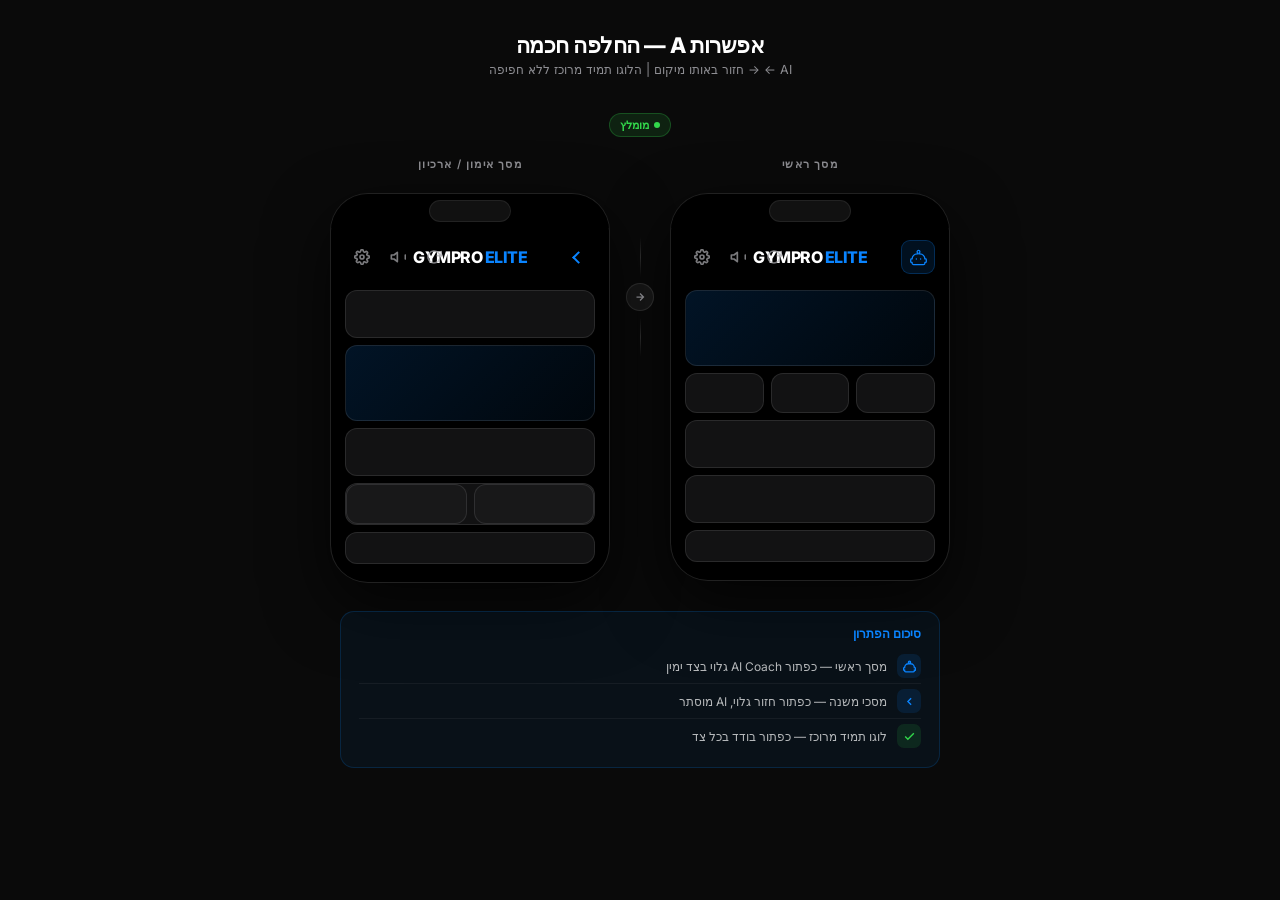
<file: mockup-header.html>
<!DOCTYPE html>
<html lang="he" dir="rtl">
<head>
<meta charset="UTF-8">
<meta name="viewport" content="width=device-width, initial-scale=1.0">
<title>GymPro — Header Mockup</title>
<style>
  @import url('https://fonts.googleapis.com/css2?family=Inter:wght@400;600;700;800&display=swap');
  :root {
    --accent: #0A84FF;
    --success: #32D74B;
    --border: rgba(255,255,255,0.10);
    --card: rgba(28,28,30,0.65);
    --dim: #8E8E93;
  }
  * { box-sizing: border-box; margin: 0; padding: 0; }
  body {
    background: #0a0a0a;
    color: #fff;
    font-family: 'Inter', -apple-system, sans-serif;
    min-height: 100vh;
    display: flex;
    flex-direction: column;
    align-items: center;
    padding: 32px 16px 48px;
  }

  /* ── Page header ── */
  .page-title {
    font-size: 1.35em;
    font-weight: 800;
    margin-bottom: 4px;
    letter-spacing: -0.5px;
  }
  .page-sub {
    font-size: 0.78em;
    color: var(--dim);
    margin-bottom: 36px;
  }

  /* ── Section ── */
  .section-label {
    font-size: 0.7em;
    font-weight: 600;
    text-transform: uppercase;
    letter-spacing: 1.2px;
    color: var(--dim);
    margin-bottom: 14px;
    text-align: center;
  }

  /* ── Phone ── */
  .phone-wrap {
    display: flex;
    flex-direction: column;
    align-items: center;
    gap: 6px;
  }
  .phone {
    width: 280px;
    background: #000;
    border-radius: 38px;
    border: 1.5px solid rgba(255,255,255,0.13);
    overflow: hidden;
    box-shadow: 0 24px 64px rgba(0,0,0,0.7), inset 0 1px 0 rgba(255,255,255,0.08);
  }
  .phone-notch {
    background: #000;
    height: 34px;
    display: flex;
    align-items: center;
    justify-content: center;
  }
  .notch-pill {
    width: 82px; height: 22px;
    background: #111;
    border-radius: 20px;
    border: 1px solid rgba(255,255,255,0.07);
  }
  .phone-screen { padding: 10px 14px 18px; }

  /* ── App Header ── */
  .app-header {
    display: flex;
    justify-content: space-between;
    align-items: center;
    position: relative;
    margin-bottom: 14px;
    height: 38px;
  }
  .brand-logo {
    font-weight: 800;
    font-size: 1em;
    letter-spacing: -0.5px;
    position: absolute;
    left: 50%;
    transform: translateX(-50%);
    white-space: nowrap;
  }
  .brand-logo span { color: var(--accent); }
  .left-slot, .right-slot {
    display: flex;
    align-items: center;
    gap: 2px;
    z-index: 1;
  }
  .btn {
    background: none;
    border: none;
    cursor: pointer;
    padding: 7px;
    display: flex;
    align-items: center;
    justify-content: center;
    border-radius: 9px;
    color: rgba(174,174,178,0.7);
    width: 34px;
    height: 34px;
  }
  .btn-ai {
    color: var(--accent);
    background: rgba(10,132,255,0.12);
    border: 1px solid rgba(10,132,255,0.25) !important;
  }
  .btn-back { color: var(--accent); }
  .chevron {
    width: 9px; height: 9px;
    border-right: 2px solid var(--accent);
    border-bottom: 2px solid var(--accent);
    transform: rotate(135deg);
    display: block;
    margin-top: 1px;
  }

  /* ── Placeholder content ── */
  .screen-content { display: flex; flex-direction: column; gap: 7px; }
  .ph {
    background: var(--card);
    border: 1px solid var(--border);
    border-radius: 12px;
  }
  .ph-hero { height: 76px; background: linear-gradient(135deg, rgba(10,132,255,0.15), rgba(10,132,255,0.05)); }
  .ph-card { height: 48px; }
  .ph-sm   { height: 32px; }
  .ph-row  { display: flex; gap: 7px; }
  .ph-row .ph { flex: 1; height: 40px; }

  /* ── Arrow between phones ── */
  .arrow-wrap {
    display: flex;
    align-items: center;
    justify-content: center;
    gap: 12px;
    margin: 4px 0;
  }
  .arrow-label {
    font-size: 0.7em;
    color: var(--dim);
    text-align: center;
  }
  .arrow {
    width: 32px; height: 32px;
    background: rgba(255,255,255,0.05);
    border: 1px solid rgba(255,255,255,0.1);
    border-radius: 50%;
    display: flex;
    align-items: center;
    justify-content: center;
  }

  /* ── Two-phone layout ── */
  .two-phones {
    display: flex;
    align-items: flex-start;
    gap: 0;
  }
  .phone-col {
    display: flex;
    flex-direction: column;
    align-items: center;
    gap: 8px;
  }
  .connector {
    display: flex;
    flex-direction: column;
    align-items: center;
    justify-content: center;
    padding: 0 16px;
    margin-top: 80px;
    gap: 6px;
  }
  .connector-line {
    width: 1px;
    height: 40px;
    background: linear-gradient(to bottom, transparent, rgba(255,255,255,0.15), transparent);
  }
  .connector-icon {
    width: 28px; height: 28px;
    background: rgba(255,255,255,0.06);
    border: 1px solid rgba(255,255,255,0.1);
    border-radius: 50%;
    display: flex;
    align-items: center;
    justify-content: center;
    font-size: 0.65em;
    color: var(--dim);
  }

  /* ── Badge ── */
  .badge {
    display: inline-flex;
    align-items: center;
    gap: 5px;
    padding: 4px 10px;
    border-radius: 20px;
    font-size: 0.7em;
    font-weight: 600;
    margin-bottom: 20px;
  }
  .badge-green {
    background: rgba(50,215,75,0.12);
    border: 1px solid rgba(50,215,75,0.25);
    color: var(--success);
  }
  .dot { width: 6px; height: 6px; border-radius: 50%; background: currentColor; }

  /* ── Highlight box ── */
  .highlight {
    margin-top: 28px;
    background: rgba(10,132,255,0.06);
    border: 1px solid rgba(10,132,255,0.18);
    border-radius: 14px;
    padding: 14px 18px;
    max-width: 600px;
    width: 100%;
  }
  .highlight-title {
    font-size: 0.78em;
    font-weight: 700;
    color: var(--accent);
    margin-bottom: 8px;
  }
  .highlight-row {
    display: flex;
    align-items: center;
    gap: 10px;
    font-size: 0.75em;
    color: rgba(255,255,255,0.7);
    padding: 5px 0;
    border-bottom: 1px solid rgba(255,255,255,0.05);
  }
  .highlight-row:last-child { border-bottom: none; }
  .hl-icon {
    width: 24px; height: 24px;
    border-radius: 7px;
    display: flex;
    align-items: center;
    justify-content: center;
    flex-shrink: 0;
  }

  /* SVG icons inline */
  svg { display: block; }
</style>
</head>
<body>

<div class="page-title">אפשרות A — החלפה חכמה</div>
<div class="page-sub">AI ← → חזור באותו מיקום | הלוגו תמיד מרוכז ללא חפיפה</div>

<div class="badge badge-green">
  <span class="dot"></span>
  מומלץ
</div>

<div class="two-phones">

  <!-- Phone 1: Main screen -->
  <div class="phone-col">
    <div class="section-label">מסך ראשי</div>
    <div class="phone">
      <div class="phone-notch"><div class="notch-pill"></div></div>
      <div class="phone-screen">
        <div class="app-header">
          <!-- RIGHT side (RTL first) = AI button -->
          <div class="right-slot">
            <button class="btn btn-ai">
              <svg width="17" height="17" viewBox="0 0 24 24" fill="none" stroke="currentColor" stroke-width="1.8" stroke-linecap="round" stroke-linejoin="round">
                <path d="M12 2a2 2 0 0 1 2 2c0 .74-.4 1.39-1 1.73V7h1a7 7 0 0 1 7 7h1a1 1 0 0 1 1 1v3a1 1 0 0 1-1 1h-1v1a2 2 0 0 1-2 2H5a2 2 0 0 1-2-2v-1H2a1 1 0 0 1-1-1v-3a1 1 0 0 1 1-1h1a7 7 0 0 1 7-7h1V5.73c-.6-.34-1-.99-1-1.73a2 2 0 0 1 2-2z"/>
                <circle cx="9" cy="14" r="1" fill="currentColor" stroke="none"/>
                <circle cx="15" cy="14" r="1" fill="currentColor" stroke="none"/>
              </svg>
            </button>
          </div>
          <div class="brand-logo">GYMPRO <span>ELITE</span></div>
          <!-- LEFT side = settings buttons -->
          <div class="left-slot">
            <button class="btn">
              <svg width="16" height="16" viewBox="0 0 24 24" fill="none" stroke="currentColor" stroke-width="2.5" stroke-linecap="round" stroke-linejoin="round"><polyline points="23 4 23 10 17 10"/><path d="M20.49 15a9 9 0 1 1-2.12-9.36L23 10"/></svg>
            </button>
            <button class="btn">
              <svg width="16" height="16" viewBox="0 0 24 24" fill="none" stroke="currentColor" stroke-width="2.5" stroke-linecap="round" stroke-linejoin="round"><polygon points="11 5 6 9 2 9 2 15 6 15 11 19 11 5"/><line x1="23" y1="9" x2="23" y2="15"/></svg>
            </button>
            <button class="btn">
              <svg width="16" height="16" viewBox="0 0 24 24" fill="none" stroke="currentColor" stroke-width="2.5" stroke-linecap="round" stroke-linejoin="round"><circle cx="12" cy="12" r="3"/><path d="M19.4 15a1.65 1.65 0 0 0 .33 1.82l.06.06a2 2 0 0 1-2.83 2.83l-.06-.06a1.65 1.65 0 0 0-1.82-.33 1.65 1.65 0 0 0-1 1.51V21a2 2 0 0 1-4 0v-.09A1.65 1.65 0 0 0 9 19.4a1.65 1.65 0 0 0-1.82.33l-.06.06a2 2 0 0 1-2.83-2.83l-.06-.06A1.65 1.65 0 0 0 4.68 15a1.65 1.65 0 0 0-1.51-1H3a2 2 0 0 1 0-4h.09A1.65 1.65 0 0 0 4.6 9a1.65 1.65 0 0 0-.33-1.82l-.06-.06a2 2 0 0 1 2.83-2.83l.06.06A1.65 1.65 0 0 0 9 4.68a1.65 1.65 0 0 0 1-1.51V3a2 2 0 0 1 4 0v.09a1.65 1.65 0 0 0 1 1.51 1.65 1.65 0 0 0 1.82-.33l.06-.06a2 2 0 0 1 2.83 2.83l-.06.06A1.65 1.65 0 0 0 19.4 9a1.65 1.65 0 0 0 1.51 1H21a2 2 0 0 1 0 4h-.09a1.65 1.65 0 0 0-1.51 1z"/></svg>
            </button>
          </div>
        </div>
        <div class="screen-content">
          <div class="ph ph-hero"></div>
          <div class="ph-row"><div class="ph"></div><div class="ph"></div><div class="ph"></div></div>
          <div class="ph ph-card"></div>
          <div class="ph ph-card"></div>
          <div class="ph ph-sm"></div>
        </div>
      </div>
    </div>
  </div>

  <!-- Connector -->
  <div class="connector">
    <div class="connector-line"></div>
    <div class="connector-icon">
      <svg width="12" height="12" viewBox="0 0 24 24" fill="none" stroke="currentColor" stroke-width="2.5"><path d="M5 12h14M12 5l7 7-7 7"/></svg>
    </div>
    <div class="connector-line"></div>
  </div>

  <!-- Phone 2: Sub screen (workout) -->
  <div class="phone-col">
    <div class="section-label">מסך אימון / ארכיון</div>
    <div class="phone">
      <div class="phone-notch"><div class="notch-pill"></div></div>
      <div class="phone-screen">
        <div class="app-header">
          <!-- RIGHT side = back button (AI hidden) -->
          <div class="right-slot">
            <button class="btn btn-back">
              <span class="chevron"></span>
            </button>
          </div>
          <div class="brand-logo">GYMPRO <span>ELITE</span></div>
          <!-- LEFT side = settings buttons -->
          <div class="left-slot">
            <button class="btn">
              <svg width="16" height="16" viewBox="0 0 24 24" fill="none" stroke="currentColor" stroke-width="2.5" stroke-linecap="round" stroke-linejoin="round"><polyline points="23 4 23 10 17 10"/><path d="M20.49 15a9 9 0 1 1-2.12-9.36L23 10"/></svg>
            </button>
            <button class="btn">
              <svg width="16" height="16" viewBox="0 0 24 24" fill="none" stroke="currentColor" stroke-width="2.5" stroke-linecap="round" stroke-linejoin="round"><polygon points="11 5 6 9 2 9 2 15 6 15 11 19 11 5"/><line x1="23" y1="9" x2="23" y2="15"/></svg>
            </button>
            <button class="btn">
              <svg width="16" height="16" viewBox="0 0 24 24" fill="none" stroke="currentColor" stroke-width="2.5" stroke-linecap="round" stroke-linejoin="round"><circle cx="12" cy="12" r="3"/><path d="M19.4 15a1.65 1.65 0 0 0 .33 1.82l.06.06a2 2 0 0 1-2.83 2.83l-.06-.06a1.65 1.65 0 0 0-1.82-.33 1.65 1.65 0 0 0-1 1.51V21a2 2 0 0 1-4 0v-.09A1.65 1.65 0 0 0 9 19.4a1.65 1.65 0 0 0-1.82.33l-.06.06a2 2 0 0 1-2.83-2.83l-.06-.06A1.65 1.65 0 0 0 4.68 15a1.65 1.65 0 0 0-1.51-1H3a2 2 0 0 1 0-4h.09A1.65 1.65 0 0 0 4.6 9a1.65 1.65 0 0 0-.33-1.82l-.06-.06a2 2 0 0 1 2.83-2.83l.06.06A1.65 1.65 0 0 0 9 4.68a1.65 1.65 0 0 0 1-1.51V3a2 2 0 0 1 4 0v.09a1.65 1.65 0 0 0 1 1.51 1.65 1.65 0 0 0 1.82-.33l.06-.06a2 2 0 0 1 2.83 2.83l-.06.06A1.65 1.65 0 0 0 19.4 9a1.65 1.65 0 0 0 1.51 1H21a2 2 0 0 1 0 4h-.09a1.65 1.65 0 0 0-1.51 1z"/></svg>
            </button>
          </div>
        </div>
        <div class="screen-content">
          <div class="ph ph-card"></div>
          <div class="ph ph-hero"></div>
          <div class="ph ph-card"></div>
          <div class="ph ph-row"><div class="ph"></div><div class="ph"></div></div>
          <div class="ph ph-sm"></div>
        </div>
      </div>
    </div>
  </div>

</div><!-- /two-phones -->

<!-- Summary box -->
<div class="highlight">
  <div class="highlight-title">סיכום הפתרון</div>
  <div class="highlight-row">
    <div class="hl-icon" style="background:rgba(10,132,255,0.12);">
      <svg width="13" height="13" viewBox="0 0 24 24" fill="none" stroke="#0A84FF" stroke-width="2.5"><path d="M12 2a2 2 0 0 1 2 2c0 .74-.4 1.39-1 1.73V7h1a7 7 0 0 1 7 7h1a1 1 0 0 1 1 1v3a1 1 0 0 1-1 1h-1v1a2 2 0 0 1-2 2H5a2 2 0 0 1-2-2v-1H2a1 1 0 0 1-1-1v-3a1 1 0 0 1 1-1h1a7 7 0 0 1 7-7h1V5.73c-.6-.34-1-.99-1-1.73a2 2 0 0 1 2-2z"/></svg>
    </div>
    מסך ראשי — כפתור AI Coach גלוי בצד ימין
  </div>
  <div class="highlight-row">
    <div class="hl-icon" style="background:rgba(10,132,255,0.12);">
      <svg width="13" height="13" viewBox="0 0 24 24" fill="none" stroke="#0A84FF" stroke-width="2.5"><polyline points="15 18 9 12 15 6"/></svg>
    </div>
    מסכי משנה — כפתור חזור גלוי, AI מוסתר
  </div>
  <div class="highlight-row">
    <div class="hl-icon" style="background:rgba(50,215,75,0.12);">
      <svg width="13" height="13" viewBox="0 0 24 24" fill="none" stroke="#32D74B" stroke-width="2.5"><polyline points="20 6 9 17 4 12"/></svg>
    </div>
    לוגו תמיד מרוכז — כפתור בודד בכל צד
  </div>
</div>

</body>
</html>
</file>
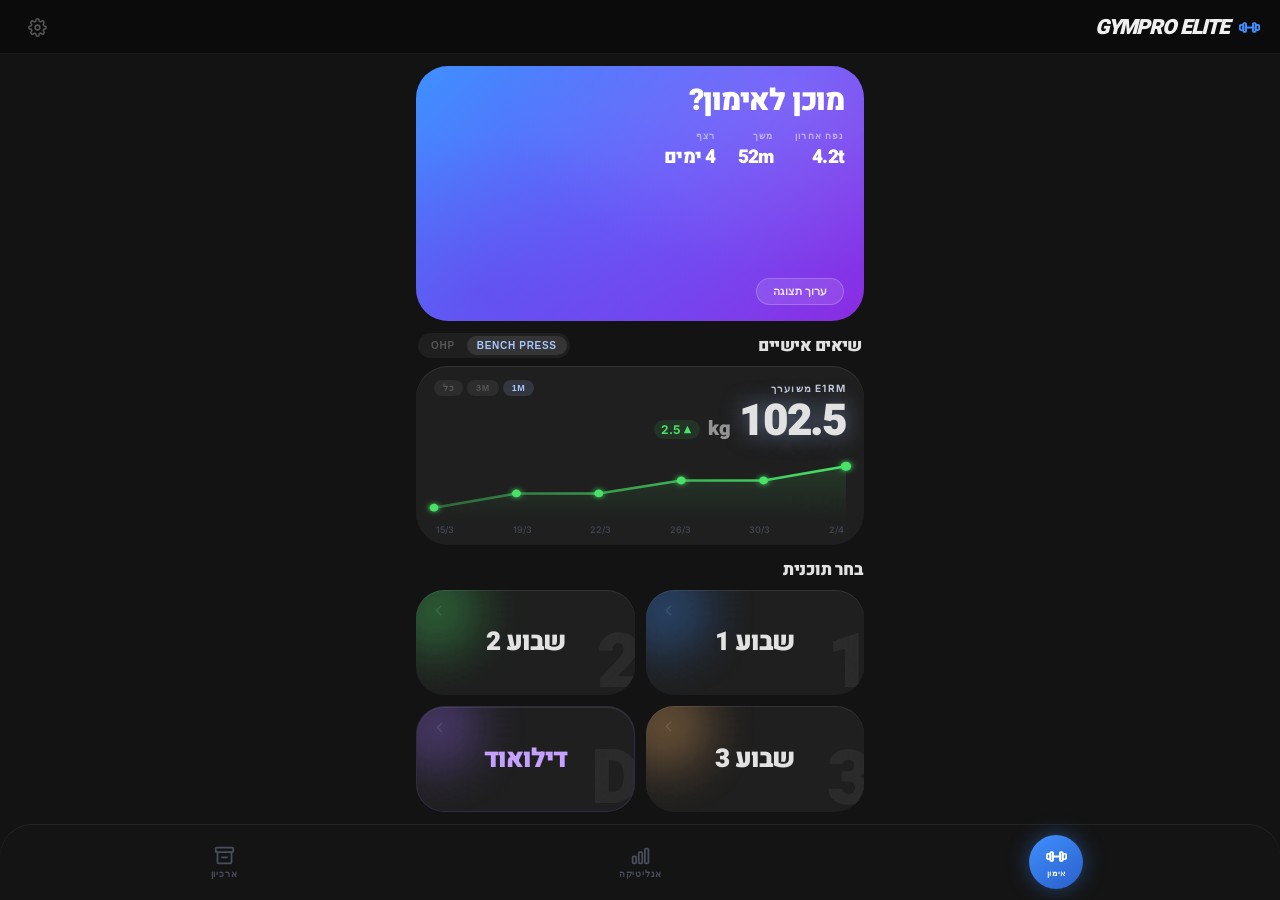
<file: mockup-home.html>
<!DOCTYPE html>
<html lang="he" dir="rtl">
<head>
<meta charset="utf-8"/>
<meta content="width=device-width, initial-scale=1.0" name="viewport"/>
<title>GymPro Elite — Mockup Home v3</title>
<link href="https://fonts.googleapis.com/css2?family=Heebo:wght@900&family=Inter:wght@400;500;700;900&display=swap" rel="stylesheet"/>
<style>
  *, *::before, *::after { box-sizing: border-box; margin: 0; padding: 0; }

  :root {
    --bg:           #131313;
    --primary:      #aac7ff;
    --primary-ctr:  #3e90ff;
    --secondary:    #47e266;
    --tertiary:     #ffb868;
    --on-bg:        #e2e2e2;
    --on-var:       #c0c6d6;
    --surface-ctr:  #1f1f1f;
    --surface-var:  #353535;
    --header-h:     54px;
    --nav-h:        76px;
  }

  html, body {
    height: 100%;
    overflow: hidden;
  }

  body {
    background: var(--bg);
    color: var(--on-bg);
    font-family: 'Inter', -apple-system, sans-serif;
    display: flex;
    flex-direction: column;
  }

  /* ── GLASS ──────────────────────────────────── */
  .glass {
    background: rgba(53, 53, 53, 0.38);
    backdrop-filter: blur(40px);
    -webkit-backdrop-filter: blur(40px);
    box-shadow: inset 0 1px 0 0 rgba(255,255,255,0.09);
  }

  .text-glow { text-shadow: 0 0 22px rgba(170,199,255,0.50); }

  /* ── HEADER ─────────────────────────────────── */
  header {
    flex-shrink: 0;
    height: var(--header-h);
    display: flex; align-items: center; justify-content: space-between;
    padding: 0 20px;
    background: rgba(9,9,9,0.7);
    backdrop-filter: blur(40px);
    -webkit-backdrop-filter: blur(40px);
    box-shadow: inset 0 -1px 0 0 rgba(255,255,255,0.06);
    z-index: 50;
  }
  .header-logo { display: flex; align-items: center; gap: 10px; }
  .logo-icon { color: var(--primary-ctr); }
  .header-title {
    font-family: 'Heebo', sans-serif; font-weight: 900;
    font-size: 21px; font-style: italic;
    text-transform: uppercase; letter-spacing: -0.05em; color: #f0f0f0;
  }
  .icon-btn {
    background: none; border: none; cursor: pointer;
    padding: 8px; border-radius: 50%; color: #555;
    display: flex; align-items: center; justify-content: center;
  }

  /* ── MAIN ───────────────────────────────────── */
  main {
    flex: 1;
    min-height: 0;
    padding: 12px 16px;
    display: flex;
    flex-direction: column;
    gap: 12px;
    max-width: 480px;
    width: 100%;
    margin: 0 auto;
  }

  /* ── SECTION HEADER ─────────────────────────── */
  .sec-hdr {
    display: flex; align-items: center; justify-content: space-between;
    padding: 0 2px; margin-bottom: 8px; flex-shrink: 0;
  }
  .sec-title {
    font-family: 'Heebo', sans-serif; font-weight: 900;
    font-size: 17px; text-transform: uppercase; letter-spacing: -0.03em;
  }

  /* ── HERO ────────────────────────────────────── */
  .hero-section { flex: 3; min-height: 0; display: flex; flex-direction: column; }

  .hero-card {
    flex: 1; min-height: 0;
    position: relative; border-radius: 2rem; overflow: hidden;
    display: flex; flex-direction: column;
    justify-content: space-between; padding: 20px 20px 16px;
  }
  .hero-grad {
    position: absolute; inset: 0;
    background: linear-gradient(135deg, #3e90ff 0%, #6a5af9 52%, #8a2be2 100%);
  }
  .hero-shine {
    position: absolute; inset: 0;
    background:
      radial-gradient(ellipse at 85% 15%, rgba(255,255,255,0.10) 0%, transparent 55%),
      radial-gradient(ellipse at 15% 90%, rgba(100,40,220,0.30) 0%, transparent 50%);
  }
  .hero-content { position: relative; z-index: 2; }
  .hero-h1 {
    font-family: 'Heebo', sans-serif; font-weight: 900;
    font-size: 30px; text-transform: uppercase;
    letter-spacing: -0.04em; line-height: 1; color: #fff; margin-bottom: 14px;
  }
  .hero-stats { display: flex; gap: 22px; }
  .stat-lbl {
    font-size: 9px; font-weight: 700; text-transform: uppercase;
    letter-spacing: 0.12em; color: rgba(255,255,255,0.52); margin-bottom: 2px;
  }
  .stat-val {
    font-family: 'Heebo', sans-serif; font-weight: 900;
    font-size: 19px; letter-spacing: -0.04em; color: #fff;
  }
  .hero-bottom { position: relative; z-index: 2; }
  .ghost-btn {
    background: rgba(255,255,255,0.11);
    border: 1px solid rgba(255,255,255,0.20);
    border-radius: 9999px; padding: 6px 16px;
    color: rgba(255,255,255,0.85); font-size: 11px; font-weight: 700; cursor: pointer;
  }

  /* ── PR TOGGLE ───────────────────────────────── */
  .pill-toggle {
    display: flex; background: var(--surface-ctr);
    border-radius: 9999px; padding: 3px; gap: 2px;
  }
  .pill-btn {
    padding: 4px 10px; border-radius: 9999px; border: none;
    background: transparent; color: #555; font-size: 10px;
    font-weight: 700; text-transform: uppercase;
    letter-spacing: 0.07em; cursor: pointer;
  }
  .pill-btn.active { background: var(--surface-var); color: var(--primary); }

  /* ── PR SECTION ──────────────────────────────── */
  .pr-section { flex: 2.5; min-height: 0; display: flex; flex-direction: column; }

  .pr-card {
    flex: 1; min-height: 0;
    border-radius: 2rem;
    padding: 14px 18px 10px;
    display: flex; flex-direction: column;
    overflow: hidden; /* הכרטיס מגדר — הגרף לא יגלוש החוצה */
  }
  /* top row: label + range chips */
  .pr-top-row {
    display: flex; align-items: center; justify-content: space-between;
    margin-bottom: 4px; flex-shrink: 0;
  }
  .pr-lbl {
    font-size: 10px; font-weight: 700; text-transform: uppercase;
    letter-spacing: 0.12em; color: var(--on-var);
  }
  .range-chips { display: flex; gap: 4px; }
  .range-chip {
    padding: 3px 9px; border-radius: 9999px; border: none;
    background: rgba(255,255,255,0.06); color: #555;
    font-size: 9px; font-weight: 700; text-transform: uppercase;
    letter-spacing: 0.06em; cursor: pointer;
  }
  .range-chip.active { background: rgba(170,199,255,0.14); color: var(--primary); }
  /* number row */
  .pr-metric-row {
    display: flex; align-items: baseline; gap: 8px; margin-bottom: 8px;
    flex-shrink: 0;
  }
  .pr-num {
    font-family: 'Heebo', sans-serif; font-weight: 900;
    font-size: 44px; letter-spacing: -0.05em; line-height: 1;
  }
  .pr-unit {
    font-family: 'Heebo', sans-serif; font-weight: 900;
    font-size: 20px; opacity: 0.60;
  }
  .pr-delta {
    font-size: 12px; font-weight: 700; color: var(--secondary);
    display: flex; align-items: center; gap: 2px;
    padding: 2px 7px; border-radius: 9999px;
    background: rgba(71,226,102,0.10);
  }
  /* chart */
  .pr-chart-area {
    flex: 1;
    min-height: 55px;
    position: relative; /* SVG ימוקם אבסולוטית בתוכו */
  }
  .pr-chart-svg {
    position: absolute;
    top: 0; left: 0; right: 0; bottom: 16px; /* מרווח לתאריכים */
    width: 100%; height: calc(100% - 16px);
    overflow: visible;
  }
  .pr-dates-abs {
    position: absolute;
    bottom: 0; left: 0; right: 0;
  }
  .pr-dates {
    display: flex; justify-content: space-between;
    direction: ltr; /* SVG ציר X הולך שמאל→ימין */
    padding: 0 2px; margin-top: 4px; flex-shrink: 0;
  }
  .pr-date-lbl {
    font-size: 9px; font-weight: 500; color: #424956; letter-spacing: 0.01em;
  }

  /* ── WEEK SECTION ────────────────────────────── */
  .week-section { flex: 3; min-height: 0; display: flex; flex-direction: column; }

  .week-grid {
    flex: 1; min-height: 0;
    display: grid; grid-template-columns: 1fr 1fr; gap: 11px;
  }
  .week-card {
    border-radius: 1.75rem;
    padding: 12px;
    display: flex; align-items: center; justify-content: center;
    cursor: pointer; border: none;
    position: relative; overflow: hidden;
    transition: transform 0.15s;
  }
  .week-card:active { transform: scale(0.97); }

  /* per-card corner glow */
  .week-card::after {
    content: '';
    position: absolute;
    top: -25px; left: -25px;
    width: 90px; height: 90px;
    border-radius: 50%; filter: blur(24px);
    opacity: 0.32; pointer-events: none;
  }
  .wk1::after { background: var(--primary-ctr); }
  .wk2::after { background: var(--secondary); }
  .wk3::after { background: var(--tertiary); }
  .wkd::after { background: #9b6dff; }
  .wkd { border: 1px solid rgba(155,109,255,0.16); }

  /* watermark */
  .wk-bg-num {
    position: absolute;
    bottom: -6px; right: -2px;
    font-family: 'Heebo', sans-serif; font-weight: 900;
    font-size: 76px; line-height: 1;
    text-transform: uppercase; letter-spacing: -0.06em;
    opacity: 0.055; pointer-events: none; user-select: none; color: #fff;
  }

  /* chevron — פינה עליונה, absolute */
  .wk-top {
    position: absolute; top: 12px; left: 14px; /* RTL: left = קצה ויזואלי ימני */
  }
  .wk-chevron { color: #3a3a3a; transition: color 0.2s; }
  .week-card:hover .wk-chevron { color: var(--primary); }

  .wk-name {
    font-family: 'Heebo', sans-serif; font-weight: 900;
    font-size: 26px; text-transform: uppercase;
    letter-spacing: -0.04em; line-height: 1;
    color: var(--on-bg); position: relative; z-index: 1;
    text-align: center;
  }
  .wkd .wk-name { color: #c4a0ff; }

  /* ── BOTTOM NAV ──────────────────────────────── */
  nav {
    flex-shrink: 0;
    height: var(--nav-h);
    display: flex; justify-content: space-around; align-items: center;
    padding: 0 20px;
    background: rgba(22,22,22,0.55);
    backdrop-filter: blur(40px);
    -webkit-backdrop-filter: blur(40px);
    border-radius: 2rem 2rem 0 0;
    box-shadow: inset 0 1px 0 0 rgba(255,255,255,0.07);
    z-index: 50;
  }
  .nav-btn {
    display: flex; flex-direction: column; align-items: center;
    gap: 3px; cursor: pointer; background: none; border: none;
    color: #484f5c; padding: 4px 14px; transition: color 0.2s;
  }
  .nav-lbl {
    font-size: 9px; font-weight: 700;
    text-transform: uppercase; letter-spacing: 0.09em;
  }
  .nav-btn.active {
    background: linear-gradient(145deg, #3e90ff, #2b5fc9);
    border-radius: 9999px; width: 54px; height: 54px;
    padding: 0; justify-content: center; color: #fff;
    box-shadow: 0 0 22px rgba(62,144,255,0.40);
    gap: 2px;
  }
  .nav-btn.active .nav-lbl { font-size: 8px; }
</style>
</head>
<body>

<!-- HEADER -->
<header>
  <div class="header-logo">
    <svg class="logo-icon" width="21" height="21" viewBox="0 0 24 24" fill="none"
         stroke="currentColor" stroke-width="2.2" stroke-linecap="round" stroke-linejoin="round">
      <rect x="1" y="9" width="4" height="6" rx="1.5"/>
      <rect x="19" y="9" width="4" height="6" rx="1.5"/>
      <rect x="5" y="7" width="3" height="10" rx="1"/>
      <rect x="16" y="7" width="3" height="10" rx="1"/>
      <line x1="8" y1="12" x2="16" y2="12"/>
    </svg>
    <span class="header-title">GymPro Elite</span>
  </div>
  <button class="icon-btn">
    <svg width="19" height="19" viewBox="0 0 24 24" fill="none" stroke="currentColor"
         stroke-width="2" stroke-linecap="round" stroke-linejoin="round">
      <circle cx="12" cy="12" r="3"/>
      <path d="M19.4 15a1.65 1.65 0 0 0 .33 1.82l.06.06a2 2 0 0 1-2.83 2.83l-.06-.06
               a1.65 1.65 0 0 0-1.82-.33 1.65 1.65 0 0 0-1 1.51V21a2 2 0 0 1-4 0v-.09
               A1.65 1.65 0 0 0 9 19.4a1.65 1.65 0 0 0-1.82.33l-.06.06a2 2 0 0 1-2.83-2.83
               l.06-.06A1.65 1.65 0 0 0 4.68 15a1.65 1.65 0 0 0-1.51-1H3a2 2 0 0 1 0-4h.09
               A1.65 1.65 0 0 0 4.6 9a1.65 1.65 0 0 0-.33-1.82l-.06-.06a2 2 0 0 1 2.83-2.83
               l.06.06A1.65 1.65 0 0 0 9 4.68a1.65 1.65 0 0 0 1-1.51V3a2 2 0 0 1 4 0v.09
               a1.65 1.65 0 0 0 1 1.51 1.65 1.65 0 0 0 1.82-.33l.06-.06a2 2 0 0 1 2.83 2.83
               l-.06.06A1.65 1.65 0 0 0 19.4 9a1.65 1.65 0 0 0 1.51 1H21a2 2 0 0 1 0 4h-.09
               a1.65 1.65 0 0 0-1.51 1z"/>
    </svg>
  </button>
</header>

<main>

  <!-- HERO -->
  <div class="hero-section">
    <div class="hero-card">
      <div class="hero-grad"></div>
      <div class="hero-shine"></div>
      <div class="hero-content">
        <h2 class="hero-h1">מוכן לאימון?</h2>
        <div class="hero-stats">
          <div>
            <div class="stat-lbl">נפח אחרון</div>
            <div class="stat-val">4.2t</div>
          </div>
          <div>
            <div class="stat-lbl">משך</div>
            <div class="stat-val">52m</div>
          </div>
          <div>
            <div class="stat-lbl">רצף</div>
            <div class="stat-val">4 ימים</div>
          </div>
        </div>
      </div>
      <div class="hero-bottom">
        <button class="ghost-btn">ערוך תצוגה</button>
      </div>
    </div>
  </div>

  <!-- PR -->
  <div class="pr-section">
    <div class="sec-hdr">
      <span class="sec-title">שיאים אישיים</span>
      <div class="pill-toggle">
        <button class="pill-btn active">Bench Press</button>
        <button class="pill-btn">OHP</button>
      </div>
    </div>

    <div class="pr-card glass">
      <div class="pr-top-row">
        <span class="pr-lbl">E1RM משוערך</span>
        <div class="range-chips">
          <button class="range-chip active">1M</button>
          <button class="range-chip">3M</button>
          <button class="range-chip">כל</button>
        </div>
      </div>
      <div class="pr-metric-row">
        <span class="pr-num text-glow">102.5</span>
        <span class="pr-unit">kg</span>
        <span class="pr-delta">
          <svg width="11" height="11" viewBox="0 0 24 24" fill="currentColor"><path d="M12 4l8 16H4z"/></svg>
          2.5
        </span>
      </div>

      <div class="pr-chart-area">
        <!--
          נקודות: 15/3→95  19/3→97.5  22/3→97.5  26/3→100  30/3→100  2/4→102.5
          viewBox 0 0 280 52 | Y: min=93 max=105, range=12 → factor=52/12=4.33
            95   → (105-95)  *4.33 = 43.3
            97.5 → (105-97.5)*4.33 = 32.5
            100  → (105-100) *4.33 = 21.7
            102.5→ (105-102.5)*4.33= 10.8
          X: 0, 56, 112, 168, 224, 280
        -->
        <svg class="pr-chart-svg" viewBox="0 0 280 52" preserveAspectRatio="none">
          <defs>
            <linearGradient id="lg" x1="0" y1="0" x2="1" y2="0">
              <stop offset="0%" stop-color="#47e266" stop-opacity="0.35"/>
              <stop offset="100%" stop-color="#47e266" stop-opacity="1"/>
            </linearGradient>
            <linearGradient id="fill" x1="0" y1="0" x2="0" y2="1">
              <stop offset="0%" stop-color="#47e266" stop-opacity="0.14"/>
              <stop offset="100%" stop-color="#47e266" stop-opacity="0"/>
            </linearGradient>
            <filter id="glow">
              <feGaussianBlur stdDeviation="2" result="b"/>
              <feMerge><feMergeNode in="b"/><feMergeNode in="SourceGraphic"/></feMerge>
            </filter>
          </defs>
          <path d="M 0,43 L 56,32 L 112,32 L 168,22 L 224,22 L 280,11 L 280,52 L 0,52 Z"
                fill="url(#fill)"/>
          <path d="M 0,43 L 56,32 L 112,32 L 168,22 L 224,22 L 280,11"
                fill="none" stroke="url(#lg)" stroke-width="2"
                stroke-linecap="round" stroke-linejoin="round"/>
          <g filter="url(#glow)">
            <circle cx="0"   cy="43" r="3"   fill="#47e266"/>
            <circle cx="56"  cy="32" r="3"   fill="#47e266"/>
            <circle cx="112" cy="32" r="3"   fill="#47e266"/>
            <circle cx="168" cy="22" r="3"   fill="#47e266"/>
            <circle cx="224" cy="22" r="3"   fill="#47e266"/>
            <circle cx="280" cy="11" r="3.5" fill="#47e266"/>
          </g>
        </svg>
        <div class="pr-dates pr-dates-abs">
          <span class="pr-date-lbl">15/3</span>
          <span class="pr-date-lbl">19/3</span>
          <span class="pr-date-lbl">22/3</span>
          <span class="pr-date-lbl">26/3</span>
          <span class="pr-date-lbl">30/3</span>
          <span class="pr-date-lbl">2/4</span>
        </div>
      </div>
    </div>
  </div>

  <!-- WEEKS -->
  <div class="week-section">
    <div class="sec-hdr">
      <span class="sec-title">בחר תוכנית</span>
    </div>

    <div class="week-grid">

      <button class="week-card glass wk1">
        <span class="wk-bg-num">1</span>
        <div class="wk-top">
          <svg class="wk-chevron" width="17" height="17" viewBox="0 0 24 24" fill="none"
               stroke="currentColor" stroke-width="2.2" stroke-linecap="round" stroke-linejoin="round">
            <polyline points="15 18 9 12 15 6"/>
          </svg>
        </div>
        <div class="wk-name">שבוע 1</div>
      </button>

      <button class="week-card glass wk2">
        <span class="wk-bg-num">2</span>
        <div class="wk-top">
          <svg class="wk-chevron" width="17" height="17" viewBox="0 0 24 24" fill="none"
               stroke="currentColor" stroke-width="2.2" stroke-linecap="round" stroke-linejoin="round">
            <polyline points="15 18 9 12 15 6"/>
          </svg>
        </div>
        <div class="wk-name">שבוע 2</div>
      </button>

      <button class="week-card glass wk3">
        <span class="wk-bg-num">3</span>
        <div class="wk-top">
          <svg class="wk-chevron" width="17" height="17" viewBox="0 0 24 24" fill="none"
               stroke="currentColor" stroke-width="2.2" stroke-linecap="round" stroke-linejoin="round">
            <polyline points="15 18 9 12 15 6"/>
          </svg>
        </div>
        <div class="wk-name">שבוע 3</div>
      </button>

      <button class="week-card glass wkd">
        <span class="wk-bg-num">D</span>
        <div class="wk-top">
          <svg class="wk-chevron" width="17" height="17" viewBox="0 0 24 24" fill="none"
               stroke="currentColor" stroke-width="2.2" stroke-linecap="round" stroke-linejoin="round">
            <polyline points="15 18 9 12 15 6"/>
          </svg>
        </div>
        <div class="wk-name">דילואוד</div>
      </button>

    </div>
  </div>

</main>

<!-- BOTTOM NAV -->
<nav>
  <button class="nav-btn active">
    <svg width="21" height="21" viewBox="0 0 24 24" fill="none" stroke="currentColor"
         stroke-width="2.2" stroke-linecap="round" stroke-linejoin="round">
      <rect x="1" y="9" width="4" height="6" rx="1.5"/>
      <rect x="19" y="9" width="4" height="6" rx="1.5"/>
      <rect x="5" y="7" width="3" height="10" rx="1"/>
      <rect x="16" y="7" width="3" height="10" rx="1"/>
      <line x1="8" y1="12" x2="16" y2="12"/>
    </svg>
    <span class="nav-lbl">אימון</span>
  </button>

  <button class="nav-btn">
    <svg width="21" height="21" viewBox="0 0 24 24" fill="none" stroke="currentColor"
         stroke-width="2" stroke-linecap="round" stroke-linejoin="round">
      <rect x="3" y="13" width="4" height="8" rx="1"/>
      <rect x="10" y="8" width="4" height="13" rx="1"/>
      <rect x="17" y="4" width="4" height="17" rx="1"/>
    </svg>
    <span class="nav-lbl">אנליטיקה</span>
  </button>

  <button class="nav-btn">
    <svg width="21" height="21" viewBox="0 0 24 24" fill="none" stroke="currentColor"
         stroke-width="2" stroke-linecap="round" stroke-linejoin="round">
      <rect x="2" y="3" width="20" height="5" rx="1"/>
      <path d="M4 8v11a2 2 0 002 2h12a2 2 0 002-2V8"/>
      <line x1="9" y1="14" x2="15" y2="14"/>
    </svg>
    <span class="nav-lbl">ארכיון</span>
  </button>
</nav>

</body>
</html>
</file>
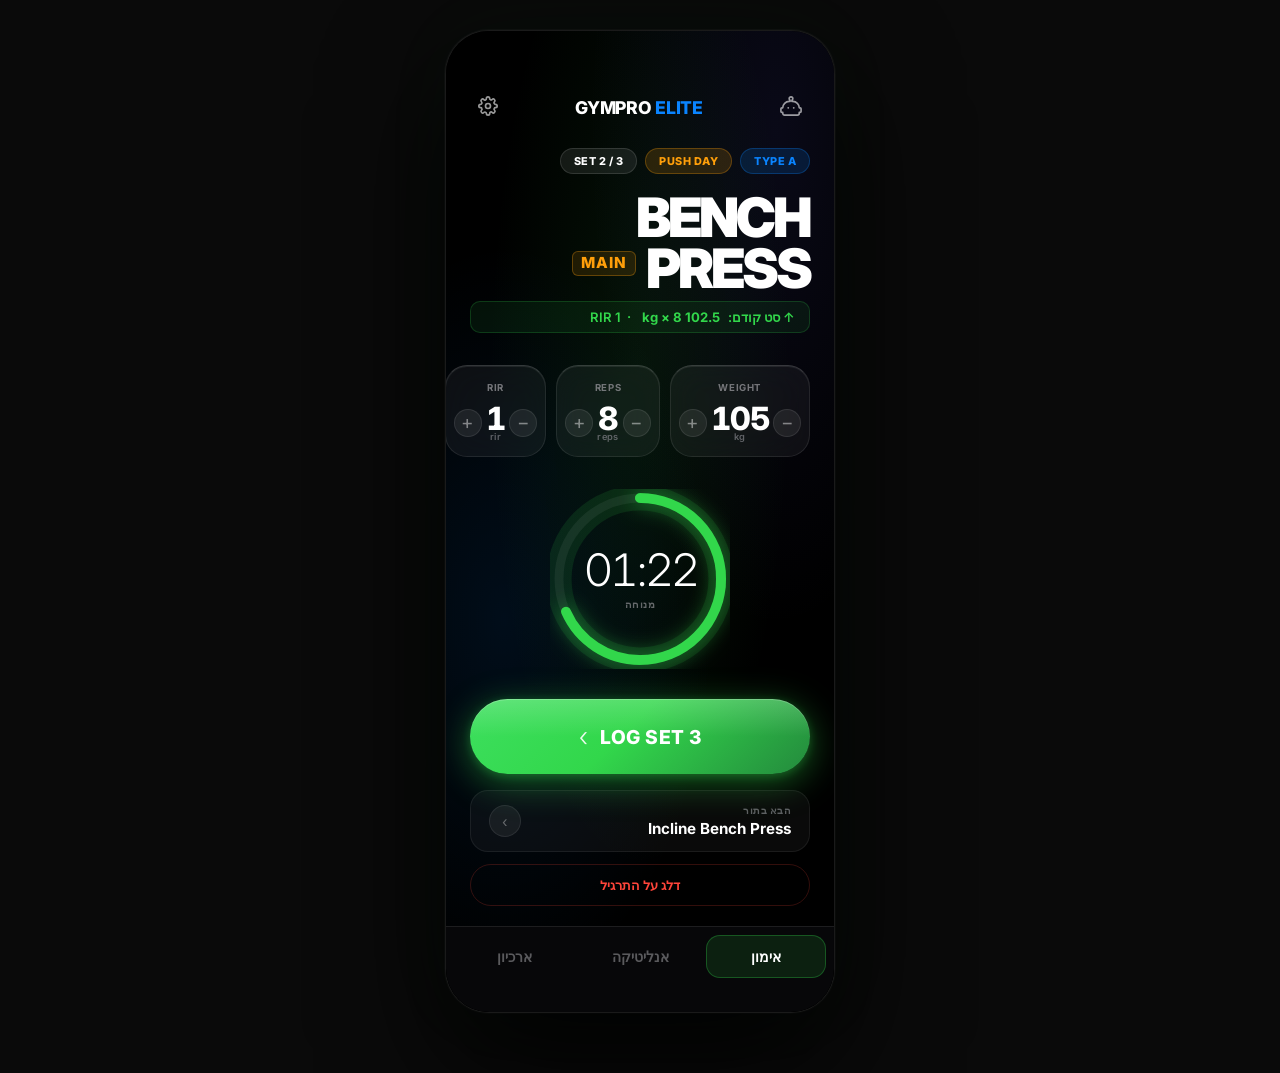
<file: mockup-workout.html>
<!DOCTYPE html>
<html lang="he" dir="rtl">
<head>
<meta charset="UTF-8">
<meta name="viewport" content="width=device-width, initial-scale=1.0, maximum-scale=1.0, user-scalable=no">
<title>Mockup — Active Workout v3</title>
<link href="https://fonts.googleapis.com/css2?family=Inter:wght@300;400;600;800;900&family=Heebo:wght@300;400;600;800;900&display=swap" rel="stylesheet">
<style>
* { box-sizing: border-box; margin: 0; padding: 0; }

body {
  font-family: 'Inter', -apple-system, sans-serif;
  background: #0a0a0a;
  color: #fff;
  display: flex; justify-content: center;
  padding: 30px 0 60px;
  min-height: 100vh;
  direction: rtl;
}

.phone {
  width: 390px;
  background: #000;
  border-radius: 44px;
  border: 1.5px solid rgba(255,255,255,0.1);
  overflow: hidden;
  box-shadow:
    0 50px 120px rgba(0,0,0,0.9),
    0 0 0 1px rgba(255,255,255,0.03),
    0 0 80px rgba(50,215,75,0.04);
  display: flex; flex-direction: column;
  min-height: 844px;
  position: relative;
}

/* Ambient — tinted green for active workout feel */
.phone::before {
  content: '';
  position: absolute; inset: 0; z-index: 0; pointer-events: none;
  background:
    radial-gradient(ellipse at 50% 35%, rgba(50,215,75,0.09) 0%, transparent 55%),
    radial-gradient(ellipse at 15% 60%, rgba(10,132,255,0.1) 0%, transparent 45%),
    radial-gradient(ellipse at 85% 10%, rgba(94,92,230,0.1) 0%, transparent 40%),
    #000;
}

/* ── HEADER ── */
.header {
  position: relative; z-index: 10;
  display: flex; justify-content: space-between; align-items: center;
  padding: 56px 24px 0;
}
.brand { font-weight: 800; font-size: 1.1em; letter-spacing: -0.3px; }
.brand span { color: #0A84FF; }
.hbtn { background: none; border: none; padding: 8px; cursor: pointer; }

/* ── BODY ── */
.body {
  position: relative; z-index: 1;
  flex: 1; overflow-y: auto; scrollbar-width: none;
  display: flex; flex-direction: column;
  padding: 20px 24px 0;
}
.body::-webkit-scrollbar { display: none; }

/* ── BADGES ── */
.badge-row { display: flex; gap: 8px; margin-bottom: 18px; align-items: center; }
.badge {
  font-size: 0.68em; font-weight: 800; text-transform: uppercase;
  letter-spacing: 0.5px; padding: 5px 13px; border-radius: 20px;
}
.b-blue   { background: rgba(10,132,255,0.15);  color: #0A84FF;  border: 1px solid rgba(10,132,255,0.28);  }
.b-orange { background: rgba(255,159,10,0.15);  color: #FF9F0A;  border: 1px solid rgba(255,159,10,0.28);  }
.b-white  { background: rgba(255,255,255,0.08); color: #fff;     border: 1px solid rgba(255,255,255,0.12); }

/* ── EXERCISE NAME ── */
.ex-name {
  font-size: 3.4em;
  font-weight: 900;
  line-height: 0.93;
  letter-spacing: -3px;
  text-transform: uppercase;
  margin-bottom: 8px;
}
.main-tag {
  display: inline-block;
  font-size: 0.28em;
  font-weight: 800; letter-spacing: 1px;
  color: #FF9F0A;
  background: rgba(255,159,10,0.12);
  border: 1px solid rgba(255,159,10,0.3);
  border-radius: 6px;
  padding: 4px 8px;
  vertical-align: middle;
  position: relative; top: -10px;
  margin-right: 10px;
}

/* ── PREV SET PILL ── */
.prev-pill {
  display: inline-flex; align-items: center; gap: 8px;
  background: rgba(50,215,75,0.08);
  border: 1px solid rgba(50,215,75,0.2);
  border-radius: 10px; padding: 7px 14px;
  font-size: 0.82em; color: #32D74B; font-weight: 600;
  margin-bottom: 32px;
}

/* ── INPUTS: big pill cards ── */
.inputs-row { display: flex; gap: 10px; margin-bottom: 32px; }
.inp-card {
  flex: 1;
  background: rgba(255,255,255,0.05);
  border: 1px solid rgba(255,255,255,0.09);
  border-top-color: rgba(255,255,255,0.16);
  border-radius: 22px;
  padding: 16px 8px 14px;
  display: flex; flex-direction: column; align-items: center; gap: 10px;
  box-shadow: inset 0 1px 0 rgba(255,255,255,0.08);
  backdrop-filter: blur(16px); -webkit-backdrop-filter: blur(16px);
}
.inp-lbl {
  font-size: 0.6em; color: rgba(142,142,147,0.8);
  font-weight: 700; text-transform: uppercase; letter-spacing: 0.6px;
}
.inp-ctrl { display: flex; align-items: center; justify-content: space-between; width: 100%; gap: 4px; }
.pm-btn {
  width: 28px; height: 28px; border-radius: 50%;
  background: rgba(255,255,255,0.07);
  border: 1px solid rgba(255,255,255,0.09);
  color: rgba(255,255,255,0.45);
  font-size: 1.2em; display: flex; align-items: center; justify-content: center;
  cursor: pointer; flex-shrink: 0; font-family: inherit; line-height: 1;
}
.inp-val {
  font-size: 2em; font-weight: 800;
  letter-spacing: -1.5px; font-variant-numeric: tabular-nums;
  line-height: 1;
}
.inp-unit {
  font-size: 0.58em; color: rgba(142,142,147,0.65);
  font-weight: 600; letter-spacing: 0.3px;
  margin-top: -4px;
}

/* ── TIMER — GREEN, dominant ── */
.timer-block {
  display: flex; flex-direction: column; align-items: center;
  margin-bottom: 30px;
}
.timer-ring { position: relative; width: 180px; height: 180px; }
.timer-ring svg { transform: rotate(-90deg); width: 100%; height: 100%; }

.t-shadow { fill: none; stroke: rgba(50,215,75,0.12); stroke-width: 14; }
.t-bg     { fill: none; stroke: rgba(255,255,255,0.06); stroke-width: 5; }
.t-bar    {
  fill: none; stroke: #32D74B; stroke-width: 5.5;
  stroke-linecap: round;
  stroke-dasharray: 283; stroke-dashoffset: 90;
  filter: drop-shadow(0 0 6px rgba(50,215,75,0.7));
}

.timer-inner {
  position: absolute; inset: 0;
  display: flex; flex-direction: column; align-items: center; justify-content: center;
}
.timer-num {
  font-size: 2.8em; font-weight: 300;
  letter-spacing: -3px; font-variant-numeric: tabular-nums;
  color: #fff; line-height: 1;
}
.timer-lbl {
  font-size: 0.65em; color: rgba(142,142,147,0.7);
  font-weight: 700; text-transform: uppercase; letter-spacing: 0.6px;
  margin-top: 5px;
}

/* ── LOG SET — pill, green ── */
.btn-log {
  width: 100%;
  background: linear-gradient(135deg, #3ddf5e 0%, #32D74B 45%, #248A3D 100%);
  border: none;
  border-radius: 50px;          /* full pill */
  padding: 22px 28px;
  color: #fff; font-size: 1.2em; font-weight: 800;
  letter-spacing: 0.5px; text-transform: uppercase;
  display: flex; align-items: center; justify-content: center; gap: 12px;
  cursor: pointer;
  box-shadow:
    0 8px 36px rgba(50,215,75,0.45),
    0 2px 10px rgba(50,215,75,0.25),
    inset 0 1px 0 rgba(255,255,255,0.22);
  margin-bottom: 16px;
  position: relative; overflow: hidden;
  font-family: inherit;
}
.btn-log::before {
  content: '';
  position: absolute; inset: 0;
  background: linear-gradient(180deg, rgba(255,255,255,0.18) 0%, transparent 50%);
  pointer-events: none;
}
.btn-log .arr { font-size: 1.4em; font-weight: 300; opacity: 0.9; margin-top: -1px; }

/* ── NEXT EXERCISE ── */
.next-ex {
  background: rgba(255,255,255,0.04);
  border: 1px solid rgba(255,255,255,0.07);
  border-radius: 18px;
  padding: 13px 18px;
  display: flex; align-items: center; justify-content: space-between;
  margin-bottom: 12px;
}
.nex-lbl { font-size: 0.62em; color: rgba(142,142,147,0.65); font-weight: 700; text-transform: uppercase; letter-spacing: 0.5px; }
.nex-name { font-size: 0.95em; font-weight: 700; margin-top: 3px; }
.nex-arr {
  width: 32px; height: 32px; border-radius: 50%;
  background: rgba(255,255,255,0.06);
  border: 1px solid rgba(255,255,255,0.08);
  display: flex; align-items: center; justify-content: center;
  color: rgba(255,255,255,0.35); font-size: 0.9em;
}

/* ── SKIP ── */
.btn-skip {
  width: 100%; background: none;
  border: 1px solid rgba(255,69,58,0.2);
  border-radius: 50px; color: #ff453a;
  padding: 12px; font-size: 0.82em; font-weight: 600;
  cursor: pointer; margin-bottom: 20px; font-family: inherit;
}

/* ── TAB BAR ── */
.tab-bar {
  position: relative; z-index: 10;
  background: rgba(8,8,10,0.92);
  backdrop-filter: blur(28px) saturate(200%);
  -webkit-backdrop-filter: blur(28px) saturate(200%);
  border-top: 1px solid rgba(255,255,255,0.09);
  display: flex; gap: 6px;
  padding: 8px 8px 34px;
}
.tab {
  flex: 1; background: none; border: 1px solid transparent;
  color: rgba(174,174,178,0.5); cursor: pointer;
  padding: 12px 6px; border-radius: 14px;
  font-family: inherit; font-size: 0.88em; font-weight: 700;
  transition: all 0.2s;
}
.tab.active {
  color: #fff;
  background: rgba(50,215,75,0.12);
  border-color: rgba(50,215,75,0.3);
}
</style>
</head>
<body>
<div class="phone">

  <!-- Header -->
  <div class="header">
    <button class="hbtn" style="opacity:.6;">
      <svg width="22" height="22" viewBox="0 0 24 24" fill="none" stroke="#fff" stroke-width="1.8" stroke-linecap="round" stroke-linejoin="round">
        <path d="M12 2a2 2 0 0 1 2 2c0 .74-.4 1.39-1 1.73V7h1a7 7 0 0 1 7 7h1a1 1 0 0 1 1 1v3a1 1 0 0 1-1 1h-1v1a2 2 0 0 1-2 2H5a2 2 0 0 1-2-2v-1H2a1 1 0 0 1-1-1v-3a1 1 0 0 1 1-1h1a7 7 0 0 1 7-7h1V5.73c-.6-.34-1-.99-1-1.73a2 2 0 0 1 2-2z"/>
        <circle cx="9" cy="14" r="1" fill="white" stroke="none"/>
        <circle cx="15" cy="14" r="1" fill="white" stroke="none"/>
      </svg>
    </button>
    <div class="brand">GYMPRO <span>ELITE</span></div>
    <button class="hbtn" style="opacity:.6;">
      <svg width="20" height="20" viewBox="0 0 24 24" fill="none" stroke="#fff" stroke-width="2" stroke-linecap="round" stroke-linejoin="round">
        <circle cx="12" cy="12" r="3"/>
        <path d="M19.4 15a1.65 1.65 0 0 0 .33 1.82l.06.06a2 2 0 0 1-2.83 2.83l-.06-.06a1.65 1.65 0 0 0-1.82-.33 1.65 1.65 0 0 0-1 1.51V21a2 2 0 0 1-4 0v-.09A1.65 1.65 0 0 0 9 19.4a1.65 1.65 0 0 0-1.82.33l-.06.06a2 2 0 0 1-2.83-2.83l.06-.06A1.65 1.65 0 0 0 4.68 15a1.65 1.65 0 0 0-1.51-1H3a2 2 0 0 1 0-4h.09A1.65 1.65 0 0 0 4.6 9a1.65 1.65 0 0 0-.33-1.82l-.06-.06a2 2 0 0 1 2.83-2.83l.06.06A1.65 1.65 0 0 0 9 4.68a1.65 1.65 0 0 0 1-1.51V3a2 2 0 0 1 4 0v.09a1.65 1.65 0 0 0 1 1.51 1.65 1.65 0 0 0 1.82-.33l.06-.06a2 2 0 0 1 2.83 2.83l-.06.06A1.65 1.65 0 0 0 19.4 9a1.65 1.65 0 0 0 1.51 1H21a2 2 0 0 1 0 4h-.09a1.65 1.65 0 0 0-1.51 1z"/>
      </svg>
    </button>
  </div>

  <!-- Body -->
  <div class="body">

    <div class="badge-row">
      <span class="badge b-blue">TYPE A</span>
      <span class="badge b-orange">PUSH DAY</span>
      <span class="badge b-white">SET 2 / 3</span>
    </div>

    <div class="ex-name">
      BENCH<br>PRESS<span class="main-tag">MAIN</span>
    </div>

    <div class="prev-pill">
      ↑ סט קודם: <strong>102.5 kg × 8</strong> &nbsp;·&nbsp; RIR 1
    </div>

    <!-- Inputs -->
    <div class="inputs-row">
      <div class="inp-card">
        <div class="inp-lbl">Weight</div>
        <div class="inp-ctrl">
          <button class="pm-btn">−</button>
          <div style="text-align:center">
            <div class="inp-val">105</div>
            <div class="inp-unit">kg</div>
          </div>
          <button class="pm-btn">+</button>
        </div>
      </div>
      <div class="inp-card">
        <div class="inp-lbl">Reps</div>
        <div class="inp-ctrl">
          <button class="pm-btn">−</button>
          <div style="text-align:center">
            <div class="inp-val">8</div>
            <div class="inp-unit">reps</div>
          </div>
          <button class="pm-btn">+</button>
        </div>
      </div>
      <div class="inp-card">
        <div class="inp-lbl">RIR</div>
        <div class="inp-ctrl">
          <button class="pm-btn">−</button>
          <div style="text-align:center">
            <div class="inp-val">1</div>
            <div class="inp-unit">rir</div>
          </div>
          <button class="pm-btn">+</button>
        </div>
      </div>
    </div>

    <!-- Timer — GREEN -->
    <div class="timer-block">
      <div class="timer-ring">
        <svg viewBox="0 0 100 100">
          <circle class="t-shadow" cx="50" cy="50" r="45"/>
          <circle class="t-bg"     cx="50" cy="50" r="45"/>
          <circle class="t-bar"    cx="50" cy="50" r="45"/>
        </svg>
        <div class="timer-inner">
          <div class="timer-num">01:22</div>
          <div class="timer-lbl">מנוחה</div>
        </div>
      </div>
    </div>

    <!-- LOG SET — green pill -->
    <button class="btn-log">
      LOG SET 3 <span class="arr">›</span>
    </button>

    <!-- Next exercise -->
    <div class="next-ex">
      <div>
        <div class="nex-lbl">הבא בתור</div>
        <div class="nex-name">Incline Bench Press</div>
      </div>
      <div class="nex-arr">›</div>
    </div>

    <button class="btn-skip">דלג על התרגיל</button>

  </div>

  <!-- Tab bar — active tab green -->
  <nav class="tab-bar">
    <button class="tab active">אימון</button>
    <button class="tab">אנליטיקה</button>
    <button class="tab">ארכיון</button>
  </nav>

</div>
</body>
</html>
</file>
